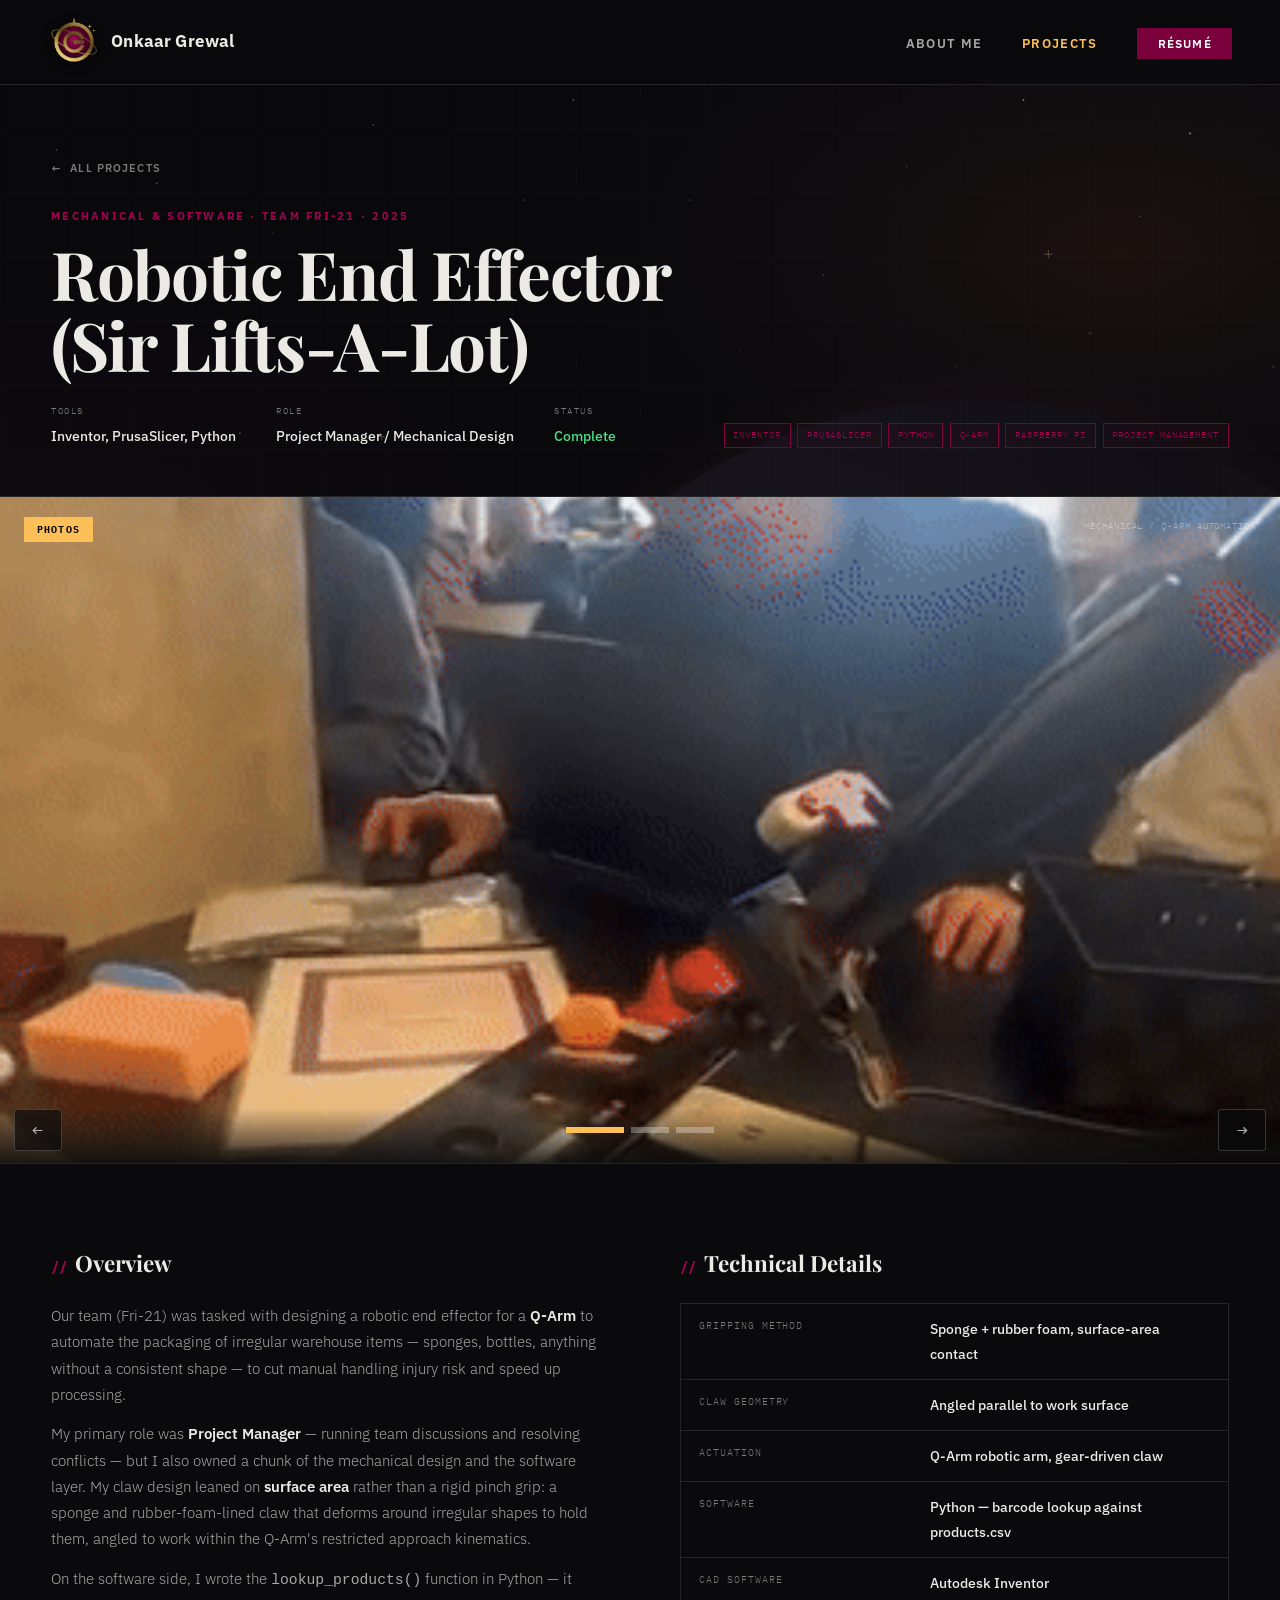
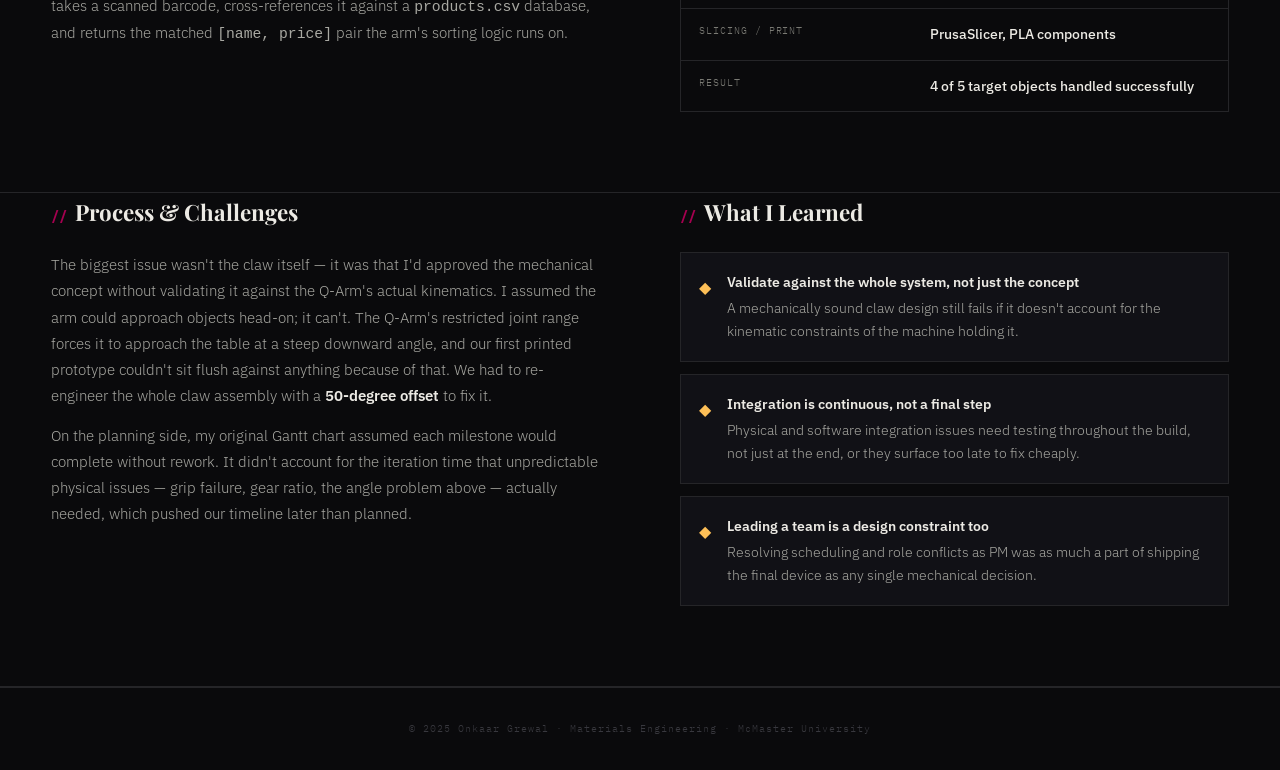
<file: project-effector.html>
<!DOCTYPE html>
<html lang="en">
<head>
  <link rel="icon" type="image/png" href="logo.png">
  <meta charset="UTF-8" />
  <meta name="viewport" content="width=device-width, initial-scale=1.0" />
  <title>Robotic End Effector — Case Study · Onkaar Grewal</title>
  <link rel="stylesheet" href="style.css" />
  <style>
    .nav-pad { padding-top: var(--nav-h); }
    .case-wrap { max-width: 1440px; margin: 0 auto; }

    /* ── HEADER ── */
    .case-header {
      padding: 4rem 4vw 3rem; border-bottom: 1px solid var(--border);
      display: grid; grid-template-columns: 1fr auto; gap: 3rem; align-items: end;
    }
    .case-back {
      font-family: var(--sans); font-size: 0.7rem; font-weight: 600;
      letter-spacing: 0.1em; text-transform: uppercase; color: var(--muted);
      display: inline-flex; align-items: center; gap: 0.5rem; margin-bottom: 1.75rem;
      transition: color 0.2s;
    }
    .case-back::before { content: '←'; }
    .case-back:hover { color: var(--gold); }
    .case-domain { font-family: var(--sans); font-size: 0.7rem; font-weight: 700; letter-spacing: 0.2em; text-transform: uppercase; color: var(--maroon-l); margin-bottom: 0.75rem; }
    .case-title { font-family: var(--serif); font-weight: 700; font-size: clamp(2.4rem, 5.5vw, 4.2rem); line-height: 1.05; letter-spacing: -0.02em; color: var(--text); margin-bottom: 1.5rem; }
    .case-meta { display: flex; gap: 2.5rem; flex-wrap: wrap; }
    .meta-item { display: flex; flex-direction: column; gap: 0.2rem; }
    .meta-key { font-family: var(--mono); font-size: 0.58rem; letter-spacing: 0.16em; text-transform: uppercase; color: var(--muted); }
    .meta-val { font-size: 0.9rem; color: var(--text); font-weight: 500; }
    .case-tags { display: flex; gap: 0.4rem; flex-wrap: wrap; align-self: end; }

    /* ── IMAGE VIEWER ── */
    .case-media {
      border-bottom: 1px solid var(--border);
    }
    .case-media .proj-media { height: 74vh; min-height: 520px; }
    .case-media .media-tabs { top: 1.25rem; left: 1.5rem; }
    .case-media .proj-category { top: 1.3rem; right: 1.5rem; }

    /* ── BODY ── */
    .case-body { padding: 5rem 4vw; display: grid; grid-template-columns: 1fr 1fr; gap: 5rem; border-bottom: 1px solid var(--border); }
    .case-section-title { font-family: var(--serif); font-weight: 700; font-size: 1.4rem; color: var(--text); margin-bottom: 1.25rem; }
    .case-section-title::before { content: '// '; color: var(--maroon-l); font-family: var(--mono); font-size: 0.9rem; }
    .case-text { font-size: 0.92rem; color: var(--muted2); line-height: 1.78; }
    .case-text p + p { margin-top: 0.85rem; }
    .case-text strong { color: var(--text); font-weight: 600; }

    /* Spec table */
    .spec-table { display: flex; flex-direction: column; border: 1px solid var(--border); }
    .spec-row { display: grid; grid-template-columns: 1fr 1.3fr; border-bottom: 1px solid var(--border); padding: 0.8rem 1.1rem; gap: 1rem; }
    .spec-row:last-child { border-bottom: none; }
    .spec-k { font-family: var(--mono); font-size: 0.62rem; letter-spacing: 0.1em; text-transform: uppercase; color: var(--muted); }
    .spec-v { font-size: 0.88rem; color: var(--text); font-weight: 500; }

    .outcome-list { display: flex; flex-direction: column; gap: 0.75rem; }
    .outcome { display: flex; gap: 1rem; align-items: start; padding: 1.1rem; border: 1px solid var(--border); background: var(--bg2); }
    .outcome-dot { color: var(--gold); flex-shrink: 0; margin-top: 0.15rem; }
    .outcome-text { font-size: 0.88rem; color: var(--muted2); line-height: 1.65; }
    .outcome-text strong { color: var(--text); font-weight: 600; display: block; margin-bottom: 0.2rem; }

    @media (max-width: 900px) { .case-header { grid-template-columns: 1fr; } .case-body { grid-template-columns: 1fr; gap: 3rem; } .case-media .proj-media { height: 55vh; min-height: 380px; } }
    @media (max-width: 600px) { .case-header { padding: 3rem 5vw 2.5rem; } .case-body { padding: 3.5rem 5vw; } }
  </style>
</head>
<body>
  <nav>
    <div class="nav-top">
      <a href="index.html" class="nav-logo"><img src="logo.png" alt="Onkaar Grewal logo"><span>Onkaar Grewal</span></a>
      <ul class="nav-pages">
        <li><a href="about.html">About Me</a></li>
        <li><a href="projects.html" class="current">Projects</a></li>
        <li><a href="resume.html" class="nav-cta">Résumé</a></li>
      </ul>
    </div>
  </nav>
  <div class="nav-pad"></div>

  <div class="case-wrap">
    <header class="case-header">
      <div>
        <a href="projects.html" class="case-back">All Projects</a>
        <p class="case-domain">Mechanical &amp; Software · Team Fri-21 · 2025</p>
        <h1 class="case-title">Robotic End Effector<br>(Sir Lifts-A-Lot)</h1>
        <div class="case-meta">
          <div class="meta-item"><span class="meta-key">Tools</span><span class="meta-val">Inventor, PrusaSlicer, Python</span></div>
          <div class="meta-item"><span class="meta-key">Role</span><span class="meta-val">Project Manager / Mechanical Design</span></div>
          <div class="meta-item"><span class="meta-key">Status</span><span class="meta-val" style="color:#4ADE80;">Complete</span></div>
        </div>
      </div>
      <div class="case-tags">
        <span class="tag">Inventor</span><span class="tag">PrusaSlicer</span><span class="tag">Python</span>
        <span class="tag">Q-Arm</span><span class="tag">Raspberry Pi</span><span class="tag">Project Management</span>
      </div>
    </header>

    <!-- IMAGE VIEWER — no 3D model for this project -->
    <div class="case-media">
      <div class="proj-media">
        <div class="media-tabs">
          <button class="m-tab active" data-tab="images">Photos</button>
        </div>
        <span class="proj-category">Mechanical / Q-Arm Automation</span>
        <div class="m-panel active" data-panel="images">
          <div class="ss-track">
            <div class="ss-slide active ph"><img src="img/p4a.gif" alt="Claw design" onerror="this.style.display='none'" /></div>
            <div class="ss-slide ph"><img src="img/p4b.jpg" alt="Final claw and grip" onerror="this.style.display='none'" /></div>
            <div class="ss-slide ph"><img src="img/p4c.gif" alt="Team testing" onerror="this.style.display='none'" /></div>
          </div>
          <div class="ss-footer">
            <button class="ss-arrow ss-prev">←</button>
            <div class="ss-dots"><button class="ss-dot active"></button><button class="ss-dot"></button><button class="ss-dot"></button></div>
            <button class="ss-arrow ss-next">→</button>
          </div>
        </div>
      </div>
    </div>

    <div class="case-body">
      <div>
        <h2 class="case-section-title">Overview</h2>
        <div class="case-text">
          <p>
            Our team (Fri-21) was tasked with designing a robotic end effector for a
            <strong>Q-Arm</strong> to automate the packaging of irregular warehouse items —
            sponges, bottles, anything without a consistent shape — to cut manual handling
            injury risk and speed up processing.
          </p>
          <p>
            My primary role was <strong>Project Manager</strong> — running team discussions and
            resolving conflicts — but I also owned a chunk of the mechanical design and the
            software layer. My claw design leaned on <strong>surface area</strong> rather than a
            rigid pinch grip: a sponge and rubber-foam-lined claw that deforms around irregular
            shapes to hold them, angled to work within the Q-Arm's restricted approach kinematics.
          </p>
          <p>
            On the software side, I wrote the <code>lookup_products()</code> function in Python —
            it takes a scanned barcode, cross-references it against a <code>products.csv</code>
            database, and returns the matched <code>[name, price]</code> pair the arm's sorting
            logic runs on.
          </p>
        </div>
      </div>
      <div>
        <h2 class="case-section-title">Technical Details</h2>
        <div class="spec-table">
          <div class="spec-row"><span class="spec-k">Gripping Method</span><span class="spec-v">Sponge + rubber foam, surface-area contact</span></div>
          <div class="spec-row"><span class="spec-k">Claw Geometry</span><span class="spec-v">Angled parallel to work surface</span></div>
          <div class="spec-row"><span class="spec-k">Actuation</span><span class="spec-v">Q-Arm robotic arm, gear-driven claw</span></div>
          <div class="spec-row"><span class="spec-k">Software</span><span class="spec-v">Python — barcode lookup against products.csv</span></div>
          <div class="spec-row"><span class="spec-k">CAD Software</span><span class="spec-v">Autodesk Inventor</span></div>
          <div class="spec-row"><span class="spec-k">Slicing / Print</span><span class="spec-v">PrusaSlicer, PLA components</span></div>
          <div class="spec-row"><span class="spec-k">Result</span><span class="spec-v">4 of 5 target objects handled successfully</span></div>
        </div>
      </div>
    </div>

    <div class="case-body" style="padding-top:0; border-top:none;">
      <div>
        <h2 class="case-section-title">Process &amp; Challenges</h2>
        <div class="case-text">
          <p>
            The biggest issue wasn't the claw itself — it was that I'd approved the mechanical
            concept without validating it against the Q-Arm's actual kinematics. I assumed the
            arm could approach objects head-on; it can't. The Q-Arm's restricted joint range
            forces it to approach the table at a steep downward angle, and our first printed
            prototype couldn't sit flush against anything because of that. We had to re-engineer
            the whole claw assembly with a <strong>50-degree offset</strong> to fix it.
          </p>
          <p>
            On the planning side, my original Gantt chart assumed each milestone would complete
            without rework. It didn't account for the iteration time that unpredictable physical
            issues — grip failure, gear ratio, the angle problem above — actually needed, which
            pushed our timeline later than planned.
          </p>
        </div>
      </div>
      <div>
        <h2 class="case-section-title">What I Learned</h2>
        <div class="outcome-list">
          <div class="outcome"><span class="outcome-dot">◆</span>
            <div class="outcome-text"><strong>Validate against the whole system, not just the concept</strong>A mechanically sound claw design still fails if it doesn't account for the kinematic constraints of the machine holding it.</div>
          </div>
          <div class="outcome"><span class="outcome-dot">◆</span>
            <div class="outcome-text"><strong>Integration is continuous, not a final step</strong>Physical and software integration issues need testing throughout the build, not just at the end, or they surface too late to fix cheaply.</div>
          </div>
          <div class="outcome"><span class="outcome-dot">◆</span>
            <div class="outcome-text"><strong>Leading a team is a design constraint too</strong>Resolving scheduling and role conflicts as PM was as much a part of shipping the final device as any single mechanical decision.</div>
          </div>
        </div>
      </div>
    </div>
  </div>

  <footer><p>© 2025 Onkaar Grewal · Materials Engineering · McMaster University</p></footer>

  <script>
    // Slideshow
    document.querySelectorAll('.proj-media').forEach(mediaEl => {
      const slides = Array.from(mediaEl.querySelectorAll('.ss-slide'));
      const dots   = Array.from(mediaEl.querySelectorAll('.ss-dot'));
      let cur = 0;
      function goSlide(n) {
        slides[cur].classList.remove('active'); dots[cur]?.classList.remove('active');
        cur = (n + slides.length) % slides.length;
        slides[cur].classList.add('active'); dots[cur]?.classList.add('active');
      }
      mediaEl.querySelector('.ss-prev')?.addEventListener('click', () => goSlide(cur - 1));
      mediaEl.querySelector('.ss-next')?.addEventListener('click', () => goSlide(cur + 1));
      dots.forEach((d, i) => d.addEventListener('click', () => goSlide(i)));
    });
  </script>
</body>
</html>
</file>
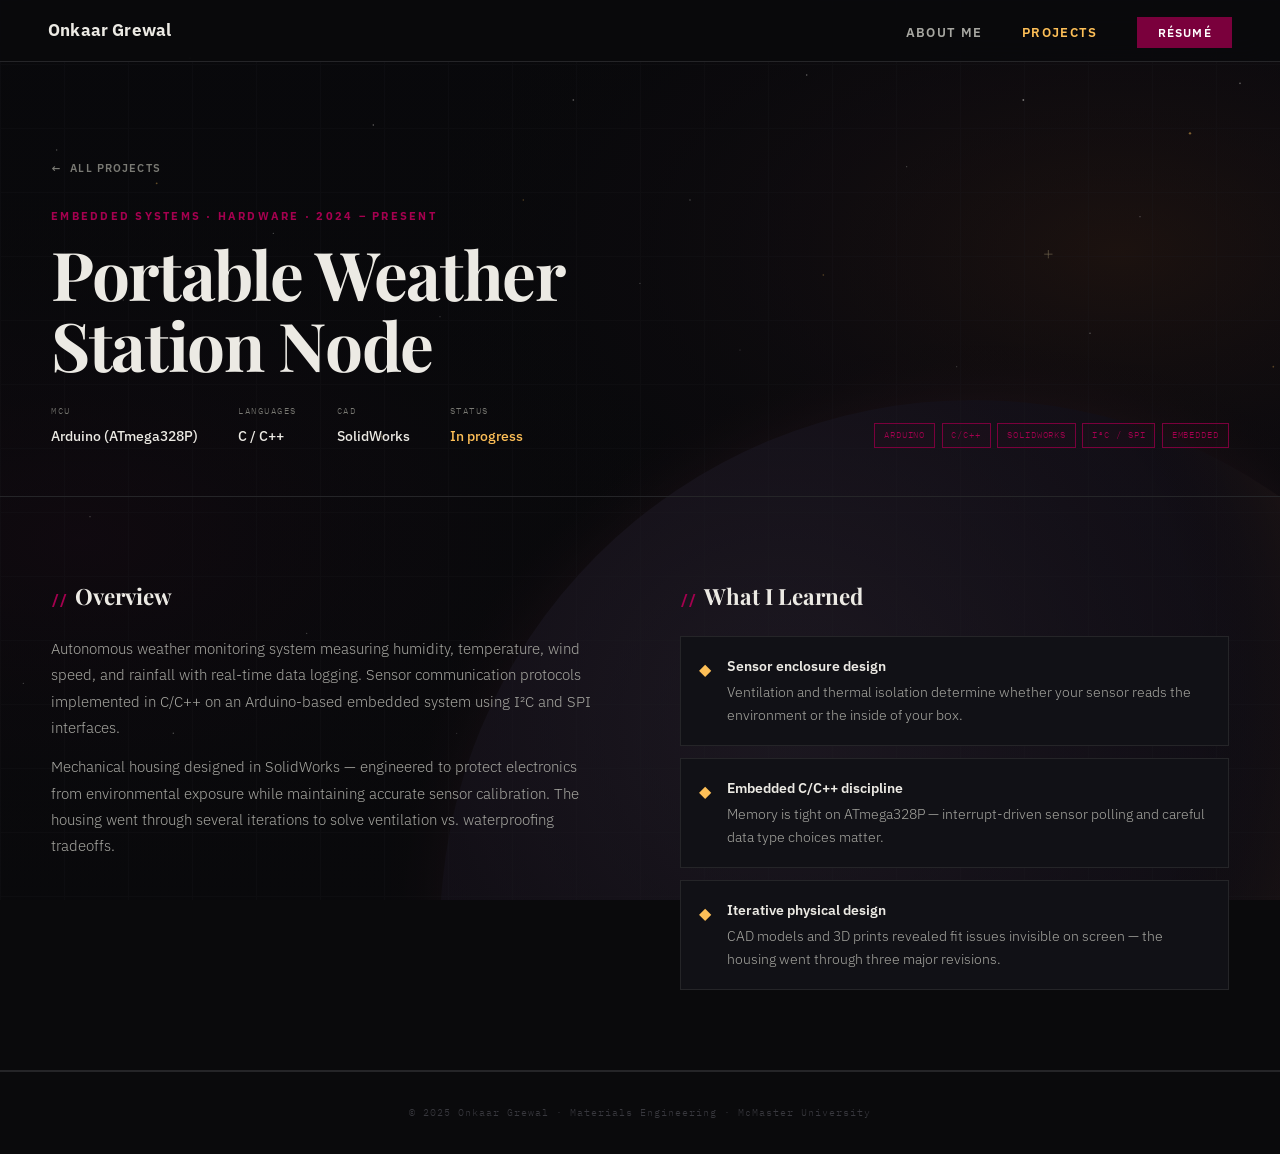
<file: project-weather.html>
<!DOCTYPE html>
<html lang="en">
<head>
  <meta charset="UTF-8" />
  <meta name="viewport" content="width=device-width, initial-scale=1.0" />
  <title>Weather Station — Onkaar Grewal</title>
  <link rel="stylesheet" href="style.css" />

  <style>
    .nav-pad { padding-top: var(--nav-h); }
    .case-wrap { max-width: 1440px; margin: 0 auto; }

    /* ── HEADER ── */
    .case-header {
      padding: 4rem 4vw 3rem; border-bottom: 1px solid var(--border);
      display: grid; grid-template-columns: 1fr auto; gap: 3rem; align-items: end;
    }
    .case-back { font-family: var(--sans); font-size: 0.7rem; font-weight: 600; letter-spacing: 0.1em; text-transform: uppercase; color: var(--muted); display: inline-flex; align-items: center; gap: 0.5rem; margin-bottom: 1.75rem; transition: color 0.2s; }
    .case-back::before { content: '←'; }
    .case-back:hover { color: var(--gold); }
    .case-domain { font-family: var(--sans); font-size: 0.7rem; font-weight: 700; letter-spacing: 0.2em; text-transform: uppercase; color: var(--maroon-l); margin-bottom: 0.75rem; }
    .case-title { font-family: var(--serif); font-weight: 700; font-size: clamp(2.4rem, 5.5vw, 4.2rem); line-height: 1.05; letter-spacing: -0.02em; color: var(--text); margin-bottom: 1.5rem; }
    .case-meta { display: flex; gap: 2.5rem; flex-wrap: wrap; }
    .meta-item { display: flex; flex-direction: column; gap: 0.2rem; }
    .meta-key { font-family: var(--mono); font-size: 0.58rem; letter-spacing: 0.16em; text-transform: uppercase; color: var(--muted); }
    .meta-val { font-size: 0.9rem; color: var(--text); font-weight: 500; }
    .case-tags { display: flex; gap: 0.4rem; flex-wrap: wrap; align-self: end; }



    /* ── CASE BODY (below viewer) ── */
    .case-body {
      padding: 5rem 4vw; display: grid; grid-template-columns: 1fr 1fr;
      gap: 5rem; border-bottom: 1px solid var(--border);
    }
    .case-section-title { font-family: var(--serif); font-weight: 700; font-size: 1.4rem; color: var(--text); margin-bottom: 1.25rem; }
    .case-section-title::before { content: '// '; color: var(--maroon-l); font-family: var(--mono); font-size: 0.9rem; }
    .case-text { font-size: 0.92rem; color: var(--muted2); line-height: 1.78; }
    .case-text p + p { margin-top: 0.85rem; }
    .case-text strong { color: var(--text); font-weight: 600; }
    .outcome-list { display: flex; flex-direction: column; gap: 0.75rem; }
    .outcome { display: flex; gap: 1rem; align-items: start; padding: 1.1rem; border: 1px solid var(--border); background: var(--bg2); }
    .outcome-dot { color: var(--gold); flex-shrink: 0; }
    .outcome-text { font-size: 0.88rem; color: var(--muted2); line-height: 1.65; }
    .outcome-text strong { color: var(--text); font-weight: 600; display: block; margin-bottom: 0.2rem; }

    /* RESPONSIVE */
    @media (max-width: 900px) {
      .case-header { grid-template-columns: 1fr; }
      .viewer-main { grid-template-columns: 1fr; height: auto; }
      .info-panel { min-height: 200px; border-left: none; border-top: 1px solid var(--border); }
      .case-body { grid-template-columns: 1fr; gap: 3rem; }
    }
    @media (max-width: 600px) {
      .case-header { padding: 3rem 5vw 2.5rem; }
      .case-body { padding: 3.5rem 5vw; }
      .layer-hint { display: none; }
    }
  </style>
</head>
<body>

  <nav>
    <div class="nav-top">
      <a href="index.html" class="nav-logo">Onkaar Grewal</a>
      <ul class="nav-pages">
        <li><a href="about.html">About Me</a></li>
        <li><a href="projects.html" class="current">Projects</a></li>
        <li><a href="resume.html" class="nav-cta">Résumé</a></li>
      </ul>
    </div>
  </nav>
  <div class="nav-pad"></div>

  <div class="case-wrap">

    <!-- HEADER -->
    <header class="case-header">
      <div>
        <a href="projects.html" class="case-back">All Projects</a>
        <p class="case-domain">Embedded Systems · Hardware · 2024 – Present</p>
        <h1 class="case-title">Portable Weather<br>Station Node</h1>
        <div class="case-meta">
          <div class="meta-item"><span class="meta-key">MCU</span><span class="meta-val">Arduino (ATmega328P)</span></div>
          <div class="meta-item"><span class="meta-key">Languages</span><span class="meta-val">C / C++</span></div>
          <div class="meta-item"><span class="meta-key">CAD</span><span class="meta-val">SolidWorks</span></div>
          <div class="meta-item"><span class="meta-key">Status</span><span class="meta-val" style="color:var(--gold);">In progress</span></div>
        </div>
      </div>
      <div class="case-tags">
        <span class="tag">Arduino</span><span class="tag">C/C++</span><span class="tag">SolidWorks</span>
        <span class="tag">I²C / SPI</span><span class="tag">Embedded</span>
      </div>
    </header>



    <!-- CASE BODY -->
    <div class="case-body">
      <div>
        <h2 class="case-section-title">Overview</h2>
        <div class="case-text">
          <p>
            Autonomous weather monitoring system measuring humidity, temperature, wind speed, and
            rainfall with real-time data logging. Sensor communication protocols implemented in
            C/C++ on an Arduino-based embedded system using I²C and SPI interfaces.
          </p>
          <p>
            Mechanical housing designed in SolidWorks — engineered to protect electronics from
            environmental exposure while maintaining accurate sensor calibration. The housing went
            through several iterations to solve ventilation vs. waterproofing tradeoffs.
          </p>
        </div>
      </div>
      <div>
        <h2 class="case-section-title">What I Learned</h2>
        <div class="outcome-list">
          <div class="outcome"><span class="outcome-dot">◆</span>
            <div class="outcome-text"><strong>Sensor enclosure design</strong>Ventilation and thermal isolation determine whether your sensor reads the environment or the inside of your box.</div>
          </div>
          <div class="outcome"><span class="outcome-dot">◆</span>
            <div class="outcome-text"><strong>Embedded C/C++ discipline</strong>Memory is tight on ATmega328P — interrupt-driven sensor polling and careful data type choices matter.</div>
          </div>
          <div class="outcome"><span class="outcome-dot">◆</span>
            <div class="outcome-text"><strong>Iterative physical design</strong>CAD models and 3D prints revealed fit issues invisible on screen — the housing went through three major revisions.</div>
          </div>
        </div>
      </div>
    </div>

  </div><!-- /case-wrap -->

  <footer><p>© 2025 Onkaar Grewal · Materials Engineering · McMaster University</p></footer>


  <script>
    // 3D viewer coming soon
  </script>

  <!--REMOVED_3D_SCRIPT_START
    // Each system groups several mesh names and has one shared description.
    const SYSTEMS = {
      anemometer: {
        label: 'Anemometer',
        desc: 'Measures wind speed. The three cups catch the wind and spin the axle; a hall-effect sensor counts the rotations to calculate speed.',
        meshes: ['Cup - Arm-1','Cup - Arm-2','Cup - Arm-3','Axle-1',
                 'Bearing Cap - Bottom-1','Foundation Stand Hall-Effect Sensor-1',
                 'Second Level - Anemometer - Wind Direction-1']
      },
      windvane: {
        label: 'Wind Vane',
        desc: 'Measures wind direction. The vane rotates to align with the wind, turning an axle whose angle is read as a compass bearing.',
        meshes: ['Axle - WV-1','Wind Vane Housing Lid-1','Wind Vane Top Lid-1']
      },
      sensors: {
        label: 'Humidity / Temp / Pressure',
        desc: 'The BME280 sensor measures temperature, humidity, and barometric pressure. Its ventilated housing keeps readings accurate by shielding it from rain and direct sun.',
        meshes: ['Bme280 PCB-1 Bme280 PCB-1','Bme280 PCB-1 C0603-1','Bme280 PCB-1 C0603-2',
                 'Bme280 PCB-1 R0603-1','Bme280 PCB-1 R0603-2','Bme280 PCB-1 R0603-3',
                 'Bme280 PCB-1 R0603-4',
                 'Sensor Housing-2']
      },
      structure: {
        label: 'Structure',
        desc: 'The housing that holds everything together — the base, electronics bay, roof, and ventilated walls that protect the internal electronics from the weather.',
        meshes: ['Base-1','Electronics Bay Cone-1','Top - Roof - Lid-1',
                 'Walls-1 Wall Shellings-1','Walls-1 Wall Shellings-2','Walls-1 Wall Shellings-3',
                 'Walls-1 Wall Shellings-4','Walls-1 Wall Shellings-5','Walls-1 Wall Shellings-6',
                 'Walls-1 Wall Shellings-7','Walls-1 Wall Shellings-8','Walls-1 Wall Shellings-9']
      },
    };

    // Reverse lookup: mesh name → system key
    const MESH_TO_SYSTEM = {};
    Object.entries(SYSTEMS).forEach(([key, sys]) => {
      sys.meshes.forEach(m => { MESH_TO_SYSTEM[m] = key; });
    });

    // LAYERS kept for the layer-filter buttons (system key → mesh list)
    const LAYERS = {
      all: null,
      anemometer: SYSTEMS.anemometer.meshes,
      windvane:   SYSTEMS.windvane.meshes,
      sensors:    SYSTEMS.sensors.meshes,
      structure:  SYSTEMS.structure.meshes,
    };

    // ── Materials ──
    const MAT_NORMAL   = () => new THREE.MeshStandardMaterial({ color: 0xC0C8D4, metalness: 0.45, roughness: 0.45, side: THREE.DoubleSide });
    const MAT_HOVER    = () => new THREE.MeshStandardMaterial({ color: 0xC0C8D4, metalness: 0.45, roughness: 0.45, emissive: new THREE.Color(0xF97316), emissiveIntensity: 0.28, side: THREE.DoubleSide });
    const MAT_SELECTED = () => new THREE.MeshStandardMaterial({ color: 0xC0C8D4, metalness: 0.45, roughness: 0.45, emissive: new THREE.Color(0xFDBF57), emissiveIntensity: 0.4, side: THREE.DoubleSide });
    const MAT_DIM      = () => new THREE.MeshStandardMaterial({ color: 0x2A2A30, metalness: 0.2, roughness: 0.8, transparent: true, opacity: 0.08, side: THREE.DoubleSide });

    // ── Three.js setup ──
    const canvas   = document.getElementById('model-canvas');
    const loading  = document.getElementById('v-loading');
    const loadBar  = document.getElementById('load-bar');
    const hoverTip = document.getElementById('hover-tip');

    const renderer = new THREE.WebGLRenderer({ canvas, antialias: true });
    renderer.setPixelRatio(Math.min(devicePixelRatio, 2));
    renderer.outputColorSpace = THREE.SRGBColorSpace;
    renderer.shadowMap.enabled = false;
    renderer.setClearColor(0x18181E);

    const scene  = new THREE.Scene();
    const camera = new THREE.PerspectiveCamera(42, 1, 0.1, 5000);

    // Lighting
    scene.add(new THREE.AmbientLight(0xffffff, 0.85));
    const key = new THREE.DirectionalLight(0xffffff, 1.6); key.position.set(3, 6, 4); scene.add(key);
    const fill = new THREE.DirectionalLight(0xaabbff, 0.5); fill.position.set(-4, 2, -3); scene.add(fill);
    const rim  = new THREE.DirectionalLight(0xFDBF57, 0.25); rim.position.set(0, -3, -5); scene.add(rim);
    const grid = new THREE.GridHelper(40, 40, 0x1C1C22, 0x1C1C22); scene.add(grid);

    const controls = new OrbitControls(camera, renderer.domElement);
    controls.enableDamping = true; controls.dampingFactor = 0.06;
    controls.autoRotate = true; controls.autoRotateSpeed = 0.7;
    controls.minDistance = 0.5;   // set properly after model loads
    controls.maxDistance = 100;   // set properly after model loads

    // ── State ──
    const meshMap       = new Map(); // name → mesh
    let hoveredSystem   = null;      // system key currently hovered
    let selectedSystem  = null;      // system key currently selected
    let currentLayer    = 'all';
    let modelLoaded     = false;

    // ── Load GLB ──
    const loader = new GLTFLoader();
    loader.load(
      'https://raw.githubusercontent.com/OnkaarGrewal/OnkaarGrewal.github.io/main/models/weather-station.glb',
      (gltf) => {
        const root = gltf.scene;

        // ROTATE to fix orientation — model's "front" is actually the top.
        // Rotate -90° about X so it stands upright. (Adjust if still off.)
        root.rotation.x = -Math.PI / 2;

        root.traverse(child => {
          if (!child.isMesh) return;
          child.material = MAT_NORMAL();
          meshMap.set(child.name, child);
        });

        // Recenter the rotated model at origin
        const preBox    = new THREE.Box3().setFromObject(root);
        const preCenter = preBox.getCenter(new THREE.Vector3());
        root.position.sub(preCenter);

        scene.add(root);

        // Fit camera to model
        const box    = new THREE.Box3().setFromObject(root);
        const size   = box.getSize(new THREE.Vector3());
        const center = box.getCenter(new THREE.Vector3());
        const maxD   = Math.max(size.x, size.y, size.z);

        camera.position.set(center.x + maxD * 0.5, center.y + maxD * 0.5, center.z + maxD * 1.6);
        controls.target.copy(center);

        // Zoom constraints — prevents jitter from extreme zoom out/in
        controls.minDistance = maxD * 0.6;
        controls.maxDistance = maxD * 3.5;

        // Near/far based on model size — kills z-fighting
        camera.near = maxD * 0.01;
        camera.far  = maxD * 50;
        camera.updateProjectionMatrix();

        grid.position.y = box.min.y;
        controls.update();
        modelLoaded = true;

        loading.classList.add('hidden');
        buildPartList();
      },
      (progress) => {
        if (progress.total) {
          const pct = (progress.loaded / progress.total * 100).toFixed(0);
          loadBar.style.width = pct + '%';
        }
      },
      () => {
        loading.innerHTML = '<p style="font-family:var(--mono);font-size:0.65rem;color:#7A7A74;text-align:center;padding:2rem;letter-spacing:0.1em;line-height:1.8;">Model not found.<br><br>Upload <code style="color:var(--gold-d)">weather_station_assembly.glb</code><br>to your repo as<br><code style="color:var(--gold-d)">models/weather-station.glb</code></p>';
      }
    );

    // ── Resize ──
    function resize() {
      const w = canvas.clientWidth, h = canvas.clientHeight;
      if (!w || !h) return;
      renderer.setSize(w, h, false);
      camera.aspect = w / h;
      camera.updateProjectionMatrix();
    }
    resize();
    new ResizeObserver(resize).observe(canvas);

    // ── Raycaster ──
    const raycaster = new THREE.Raycaster();
    const mouse     = new THREE.Vector2();

    function getMeshesForRay() {
      return [...meshMap.values()].filter(m => {
        if (currentLayer === 'all') return true;
        return (LAYERS[currentLayer] || []).includes(m.name);
      });
    }

    function applyMaterial(mesh, type) {
      switch (type) {
        case 'hover':    mesh.material = MAT_HOVER();    break;
        case 'selected': mesh.material = MAT_SELECTED(); break;
        case 'dim':      mesh.material = MAT_DIM();      break;
        default:         mesh.material = MAT_NORMAL();   break;
      }
    }

    function refreshMaterials() {
      const layerSet = currentLayer === 'all' ? null : new Set(LAYERS[currentLayer] || []);
      meshMap.forEach((mesh, name) => {
        const sys = MESH_TO_SYSTEM[name];
        if (sys && sys === selectedSystem)      applyMaterial(mesh, 'selected');
        else if (sys && sys === hoveredSystem)  applyMaterial(mesh, 'hover');
        else if (layerSet && !layerSet.has(name)) applyMaterial(mesh, 'dim');
        else                                     applyMaterial(mesh, 'normal');
      });
    }

    // Prevent native drag (stops the browser trying to drag the canvas as an image/link)
    canvas.addEventListener('dragstart', e => e.preventDefault());
    canvas.addEventListener('mousedown', e => e.preventDefault());

    function pickSystemAt(e) {
      const rect = canvas.getBoundingClientRect();
      mouse.x = ((e.clientX - rect.left) / rect.width)  *  2 - 1;
      mouse.y = ((e.clientY - rect.top)  / rect.height) * -2 + 1;
      raycaster.setFromCamera(mouse, camera);
      const hits = raycaster.intersectObjects(getMeshesForRay(), false);
      if (!hits.length) return null;
      return MESH_TO_SYSTEM[hits[0].object.name] || null;
    }

    // Hover — highlights the whole system
    canvas.addEventListener('mousemove', (e) => {
      if (!modelLoaded) return;
      const sys = pickSystemAt(e);

      if (sys !== hoveredSystem) {
        hoveredSystem = sys;
        refreshMaterials();
        canvas.style.cursor = sys ? 'pointer' : 'grab';
      }

      if (sys) {
        hoverTip.textContent = SYSTEMS[sys].label;
        hoverTip.style.display = 'block';
        const rect = canvas.getBoundingClientRect();
        hoverTip.style.left = (e.clientX - rect.left) + 'px';
        hoverTip.style.top  = (e.clientY - rect.top)  + 'px';
      } else {
        hoverTip.style.display = 'none';
      }
    });

    canvas.addEventListener('mouseleave', () => {
      hoveredSystem = null;
      hoverTip.style.display = 'none';
      refreshMaterials();
    });

    // Click — selects the whole system
    canvas.addEventListener('click', (e) => {
      if (!modelLoaded) return;
      const sys = pickSystemAt(e);
      if (sys) {
        selectedSystem = sys;
        controls.autoRotate = false;
        showDetail(sys);
      } else {
        selectedSystem = null;
        showDefault();
      }
      refreshMaterials();
    });

    // ── Info panel ──
    function showDetail(systemKey) {
      const sys = SYSTEMS[systemKey];
      if (!sys) return;
      document.getElementById('detail-category').textContent = 'System';
      document.getElementById('detail-name').textContent     = sys.label;
      document.getElementById('detail-desc').textContent     = sys.desc;
      document.getElementById('info-default').style.display = 'none';
      document.getElementById('info-detail').style.display  = 'flex';
    }

    function showDefault() {
      document.getElementById('info-detail').style.display  = 'none';
      document.getElementById('info-default').style.display = 'flex';
    }

    document.getElementById('info-back').addEventListener('click', () => {
      selectedSystem = null;
      controls.autoRotate = true;
      showDefault();
      refreshMaterials();
    });

    // ── Build system list (side panel) ──
    function buildPartList() {
      const list = document.getElementById('part-list');
      list.innerHTML = '';
      Object.entries(SYSTEMS).forEach(([key, sys]) => {
        const el = document.createElement('div');
        el.className = 'part-list-item';
        el.textContent = sys.label;
        el.addEventListener('click', () => {
          selectedSystem = key;
          hoveredSystem  = null;
          controls.autoRotate = false;
          showDetail(key);
          refreshMaterials();
        });
        // Hover on the list item highlights that system in the model too
        el.addEventListener('mouseenter', () => { hoveredSystem = key; refreshMaterials(); });
        el.addEventListener('mouseleave', () => { hoveredSystem = null; refreshMaterials(); });
        list.appendChild(el);
      });
    }

    // ── Layer buttons ──
    document.querySelectorAll('.layer-btn').forEach(btn => {
      btn.addEventListener('click', () => {
        currentLayer = btn.dataset.layer;
        document.querySelectorAll('.layer-btn').forEach(b => b.classList.remove('active'));
        btn.classList.add('active');
        // Selecting a layer also selects that system's description (except "all")
        if (currentLayer !== 'all' && SYSTEMS[currentLayer]) {
          selectedSystem = currentLayer;
          showDetail(currentLayer);
          controls.autoRotate = false;
        } else {
          selectedSystem = null;
          showDefault();
          controls.autoRotate = true;
        }
        hoveredSystem = null;
        refreshMaterials();
      });
    });

  REMOVED_3D_SCRIPT_END-->

</body>
</html>
</file>
<file: style.css>
/* =============================================
   ONKAAR GREWAL — Portfolio Stylesheet
   Theme: Maroon / Gold · Improved
   ============================================= */

@import url('https://fonts.googleapis.com/css2?family=Playfair+Display:ital,wght@0,400;0,700;1,400&family=IBM+Plex+Sans:wght@300;400;600;700&family=IBM+Plex+Mono:wght@400;700&display=swap');

/* ===== VARIABLES ===== */
:root {
  --bg:       #0A0A0C;
  --bg2:      #111116;
  --bg3:      #18181E;
  --border:   #252528;
  --border2:  #38383E;
  --maroon:   #7A003C;
  --maroon-l: #a5004f;
  --maroon-d: #520029;
  --gold:     #FDBF57;
  --gold-d:   #c99230;
  --text:     #ECEAE4;
  --muted:    #7A7A74;
  --muted2:   #A8A8A2;
  --mono:     'IBM Plex Mono', monospace;
  --serif:    'Playfair Display', Georgia, serif;
  --sans:     'IBM Plex Sans', sans-serif;
  --nav-h:    88px;
}

/* ===== RESET ===== */
*, *::before, *::after { box-sizing: border-box; margin: 0; padding: 0; }
html { scroll-behavior: smooth; background: var(--bg); }
body {
  background: transparent;
  color: var(--text);
  font-family: var(--sans);
  font-weight: 300;
  font-size: 16px;
  line-height: 1.75;
  overflow-x: hidden;
}
a { color: var(--gold); text-decoration: none; transition: color 0.2s; }
a:hover { color: #fff; }
img { max-width: 100%; display: block; }

/* ===== BACKGROUND ===== */
/* Space aerospace background — fixed, sits behind everything */
body::after {
  content: '';
  position: fixed; inset: 0;
  background:
    linear-gradient(rgba(10,10,12,0.30), rgba(10,10,12,0.48)),
    url('space-bg.svg');
  background-size: cover, cover;
  background-position: center, center;
  background-repeat: no-repeat, no-repeat;
  pointer-events: none;
  z-index: -2;
}
/* Faint engineering grid on top of the space bg */
body::before {
  content: '';
  position: fixed; inset: 0;
  background-image:
    linear-gradient(var(--border) 1px, transparent 1px),
    linear-gradient(90deg, var(--border) 1px, transparent 1px);
  background-size: 64px 64px;
  opacity: 0.18;
  pointer-events: none;
  z-index: -1;
}

/* ===== NAV ===== */
nav {
  position: fixed; top: 0; left: 0; right: 0; z-index: 200;
  background: rgba(10,10,12,0.93);
  backdrop-filter: blur(16px);
  border-bottom: 1px solid var(--border);
}
.nav-top {
  display: flex; align-items: center; justify-content: space-between;
  padding: 1rem 3rem;
}
.nav-logo {
  font-family: var(--sans); font-size: 1.05rem; font-weight: 700;
  color: var(--text); letter-spacing: 0.01em;
  display: inline-flex; align-items: center; gap: 0.7rem;
}
.nav-logo img {
  width: 52px; height: 52px; flex-shrink: 0; display: block;
  filter: drop-shadow(0 2px 5px rgba(0,0,0,0.5));
}
.nav-logo:hover { color: var(--text); }
.nav-logo:hover img { filter: drop-shadow(0 2px 8px rgba(253,191,87,0.3)); transition: filter 0.3s; }
.nav-pages { display: flex; gap: 2.5rem; list-style: none; align-items: center; }
.nav-pages a {
  font-family: var(--sans); font-weight: 600; font-size: 0.8rem;
  letter-spacing: 0.1em; text-transform: uppercase; color: var(--muted2); transition: color 0.2s;
}
.nav-pages a:hover, .nav-pages a.current { color: var(--gold); }
.nav-pages .nav-cta {
  background: var(--maroon); color: #fff; padding: 0.45rem 1.2rem;
  font-size: 0.75rem; transition: background 0.2s; border: 1px solid var(--maroon);
}
.nav-pages .nav-cta:hover { background: var(--maroon-l); }
.nav-sections {
  border-top: 1px solid var(--border); padding: 0.4rem 3rem;
  display: flex; justify-content: flex-end; gap: 2rem;
}
.nav-sections a {
  font-family: var(--sans); font-size: 0.7rem; letter-spacing: 0.08em;
  text-transform: uppercase; color: var(--muted); transition: color 0.2s;
}
.nav-sections a:hover { color: var(--gold); }

/* ===== SECTIONS ===== */
section {
  position: relative; z-index: 1;
  max-width: 1440px; margin: 0 auto;
  padding: 6rem 4vw;
  scroll-margin-top: var(--nav-h);
}
section + section { border-top: 1px solid var(--border); }

/* Section label — readable, not tiny */
.section-label {
  font-family: var(--sans); font-weight: 700;
  font-size: 0.72rem; letter-spacing: 0.24em; text-transform: uppercase;
  color: var(--maroon-l); margin-bottom: 1.25rem;
  display: flex; align-items: center; gap: 0.75rem;
}
.section-label::after { content: ''; display: block; width: 36px; height: 1px; background: var(--maroon-l); }

/* ── PROJECT ROWS (shared by index + projects page) ── */
.proj-rows { display: flex; flex-direction: column; }
.proj-row {
  display: grid;
  grid-template-columns: 52% 1fr;
  background: var(--bg2);
  border-bottom: 1px solid var(--border);
  text-decoration: none; color: inherit;
  overflow: hidden; transition: background 0.25s;
  cursor: pointer; min-height: 420px;
}
.proj-row:first-child { border-top: 1px solid var(--border); }
.proj-row:hover { background: var(--bg3); }
.proj-row .proj-media { height: 100%; min-height: 420px; border-radius: 0; }
.proj-content {
  padding: 2.75rem 3.5rem; display: flex; flex-direction: column;
  gap: 1rem; justify-content: center;
}
.proj-row-meta { display: flex; align-items: center; justify-content: space-between; }
.proj-num-s { font-family: var(--mono); font-size: 0.62rem; letter-spacing: 0.16em; color: var(--maroon-l); }
.proj-domain-s { font-family: var(--mono); font-size: 0.6rem; letter-spacing: 0.1em; color: var(--muted); text-transform: uppercase; }
.proj-title-r {
  font-family: var(--serif); font-weight: 700;
  font-size: clamp(1.4rem, 2.5vw, 2rem); line-height: 1.15; color: var(--text);
}
.proj-desc-r { font-size: 0.9rem; color: var(--muted2); line-height: 1.7; }
.proj-insight-r {
  border-left: 2px solid var(--gold); padding: 0.45rem 0.9rem;
  font-family: var(--sans); font-weight: 600; font-size: 0.84rem;
  color: var(--gold); line-height: 1.5; background: rgba(253,191,87,0.05);
}
.proj-row-foot { display: flex; justify-content: space-between; align-items: center; margin-top: 0.5rem; flex-wrap: wrap; gap: 0.75rem; }
.proj-tags-r { display: flex; flex-wrap: wrap; gap: 0.4rem; }
.proj-cta {
  font-family: var(--sans); font-weight: 700; font-size: 0.72rem;
  letter-spacing: 0.1em; text-transform: uppercase; color: var(--maroon-l);
  display: flex; align-items: center; gap: 0.4rem; white-space: nowrap;
  transition: color 0.2s, gap 0.2s;
}
.proj-cta::after { content: '→'; }
.proj-row:hover .proj-cta { color: var(--gold); gap: 0.7rem; }

/* ===== BUTTONS ===== */
.btn {
  font-family: var(--sans); font-weight: 600; font-size: 0.76rem;
  letter-spacing: 0.1em; text-transform: uppercase;
  padding: 0.8rem 1.85rem; border: 1px solid; cursor: pointer;
  transition: all 0.2s; display: inline-block;
}
.btn-primary { background: var(--maroon); border-color: var(--maroon); color: #fff; }
.btn-primary:hover { background: var(--maroon-l); border-color: var(--maroon-l); color: #fff; }
.btn-outline { background: transparent; border-color: var(--border2); color: var(--muted2); }
.btn-outline:hover { border-color: var(--gold); color: var(--gold); }

/* ===== TAGS / PILLS ===== */
.tag {
  font-family: var(--mono); font-size: 0.58rem; letter-spacing: 0.1em;
  text-transform: uppercase; padding: 0.22rem 0.55rem;
  border: 1px solid var(--maroon); color: var(--maroon-l);
  background: rgba(122,0,60,0.06);
}
.pill {
  font-family: var(--mono); font-size: 0.6rem; letter-spacing: 0.08em;
  text-transform: uppercase; padding: 0.3rem 0.75rem;
  border: 1px solid var(--border2); color: var(--muted);
}

/* ===== INFO ROWS ===== */
.info-row {
  display: flex; justify-content: space-between; align-items: baseline;
  padding: 0.75rem 0; border-bottom: 1px solid var(--border); gap: 1rem;
}
.info-row:first-child { border-top: 1px solid var(--border); }
.info-label {
  font-family: var(--mono); font-size: 0.64rem; letter-spacing: 0.12em;
  text-transform: uppercase; color: var(--maroon-l); white-space: nowrap;
}
.info-value { font-size: 0.9rem; color: var(--text); text-align: right; }

/* ===== PLACEHOLDER IMAGE PATTERN ===== */
.ph {
  background: var(--bg3);
  background-image:
    repeating-linear-gradient(0deg,   transparent, transparent 30px, rgba(122,0,60,0.06) 30px, rgba(122,0,60,0.06) 31px),
    repeating-linear-gradient(90deg,  transparent, transparent 30px, rgba(122,0,60,0.06) 30px, rgba(122,0,60,0.06) 31px);
  position: relative; overflow: hidden;
}
.ph img { position: absolute; inset: 0; width: 100%; height: 100%; object-fit: cover; }

/* ===== MEDIA VIEWER (slideshow + 3D tabs) ===== */
.proj-media {
  position: relative;
  height: 300px;
  flex-shrink: 0;
  overflow: hidden;
  background: var(--bg3);
}

/* Tab bar */
.media-tabs {
  position: absolute; top: 0.85rem; left: 0.85rem; z-index: 20;
  display: flex; gap: 0.35rem;
}
.m-tab {
  font-family: var(--mono); font-size: 0.6rem; font-weight: 700;
  letter-spacing: 0.12em; text-transform: uppercase;
  padding: 0.32rem 0.75rem; cursor: pointer;
  background: rgba(10,10,12,0.82); backdrop-filter: blur(8px);
  border: 1px solid rgba(255,255,255,0.12); color: var(--muted);
  transition: all 0.2s;
}
.m-tab:hover { border-color: var(--gold); color: var(--gold); }
.m-tab.active { border-color: var(--gold); color: #0A0A0C; background: var(--gold); }
/* Hide 3D tab by default; JS shows it when data-model is set */
.m-tab.no-model { display: none; }

/* Panels */
.m-panel {
  position: absolute; inset: 0;
  opacity: 0; pointer-events: none; transition: opacity 0.3s;
}
.m-panel.active { opacity: 1; pointer-events: all; }

/* ── Slideshow ── */
.ss-track { position: relative; width: 100%; height: 100%; }
.ss-slide {
  position: absolute; inset: 0;
  opacity: 0; transition: opacity 0.55s ease;
}
.ss-slide.active { opacity: 1; }
.ss-slide img { width: 100%; height: 100%; object-fit: cover; }

.ss-footer {
  position: absolute; bottom: 0; left: 0; right: 0; z-index: 10;
  display: flex; align-items: center; justify-content: space-between;
  padding: 0 0.85rem 0.7rem;
  background: linear-gradient(transparent, rgba(10,10,12,0.85));
}
/* Arrows — larger, clearer buttons */
.ss-arrow {
  font-family: var(--mono); font-size: 1.15rem; color: rgba(255,255,255,0.7);
  background: rgba(10,10,12,0.65); backdrop-filter: blur(6px);
  border: 1px solid rgba(255,255,255,0.18); cursor: pointer;
  padding: 0.6rem 1.1rem;
  transition: all 0.2s; line-height: 1; border-radius: 3px;
  min-width: 48px; min-height: 42px;
  display: flex; align-items: center; justify-content: center;
}
.ss-arrow:hover { color: var(--gold); border-color: var(--gold); background: rgba(10,10,12,0.85); }

/* Dots — bigger click area AND bigger visible bar */
.ss-dots { display: flex; gap: 7px; align-items: center; padding: 6px 0; }
.ss-dot {
  box-sizing: border-box;
  height: 32px;                  /* large click target */
  padding: 13px 0;               /* 32 - 26 = 6px visible bar */
  width: 38px;                   /* wider dots, easier to hit */
  background: rgba(255,255,255,0.3);
  background-clip: content-box;
  cursor: pointer;
  border: none;
  transition: background 0.25s, width 0.25s;
}
.ss-dot.active {
  width: 58px;
  background: var(--gold);
  background-clip: content-box;
}
.ss-dot:hover:not(.active) {
  background: rgba(255,255,255,0.55);
  background-clip: content-box;
}

/* ── 3D Viewer ── */
.model-wrap { position: relative; width: 100%; height: 100%; }
.model-canvas { width: 100%; height: 100%; display: block; cursor: grab; }
.model-canvas:active { cursor: grabbing; }

.model-loading {
  position: absolute; inset: 0; z-index: 5;
  display: flex; flex-direction: column; align-items: center; justify-content: center; gap: 0.75rem;
  background: var(--bg3);
}
.model-loading.hidden { display: none; }
.loader {
  width: 28px; height: 28px; border-radius: 50%;
  border: 2px solid var(--border2); border-top-color: var(--gold);
  animation: spin 0.9s linear infinite;
}
@keyframes spin { to { transform: rotate(360deg); } }
.model-loading p { font-family: var(--mono); font-size: 0.6rem; letter-spacing: 0.14em; color: var(--muted); }

.model-footer {
  position: absolute; bottom: 0; left: 0; right: 0; z-index: 10;
  display: flex; align-items: center; justify-content: space-between;
  padding: 0.5rem 0.75rem;
  background: linear-gradient(transparent, rgba(10,10,12,0.75));
}
.model-hint {
  font-family: var(--mono); font-size: 0.55rem; letter-spacing: 0.1em; color: rgba(255,255,255,0.3);
}
.model-btns { display: flex; gap: 0.35rem; }
.m-ctrl {
  font-family: var(--mono); font-size: 0.55rem; letter-spacing: 0.1em; text-transform: uppercase;
  padding: 0.25rem 0.6rem; background: rgba(10,10,12,0.8); backdrop-filter: blur(6px);
  border: 1px solid rgba(255,255,255,0.12); color: var(--muted); cursor: pointer; transition: all 0.2s;
}
.m-ctrl:hover, .m-ctrl.on { border-color: var(--gold); color: var(--gold); }

/* Project category label */
.proj-category {
  position: absolute; top: 0.85rem; right: 0.85rem; z-index: 20;
  font-family: var(--mono); font-size: 0.58rem; letter-spacing: 0.1em; text-transform: uppercase;
  color: rgba(255,255,255,0.4);
}

/* ===== FOOTER ===== */
footer {
  position: relative; z-index: 1;
  text-align: center; padding: 2rem;
  border-top: 1px solid var(--border);
  font-family: var(--mono); font-size: 0.62rem; letter-spacing: 0.1em; color: var(--border2);
}

/* ===== ANIMATIONS ===== */
@keyframes fadeUp { from { opacity: 0; transform: translateY(24px); } to { opacity: 1; transform: translateY(0); } }
.fu  { animation: fadeUp 0.7s ease both; }
.fu1 { animation-delay: 0.1s; }
.fu2 { animation-delay: 0.22s; }
.fu3 { animation-delay: 0.38s; }
.fu4 { animation-delay: 0.55s; }

/* ===== RESPONSIVE ===== */
@media (max-width: 800px) {
  .nav-top { padding: 0.9rem 1.5rem; }
  .nav-sections { padding: 0.38rem 1.5rem; gap: 1.25rem; }
  section { padding: 4.5rem 1.5rem; }
  .proj-row { grid-template-columns: 1fr; min-height: auto; }
  .proj-row .proj-media { min-height: 300px; height: 300px; }
  .proj-content { padding: 1.75rem 1.5rem; }
}
@media (max-width: 500px) {
  .nav-pages { gap: 1.2rem; }
  .nav-sections { display: none; }
}
</file>
